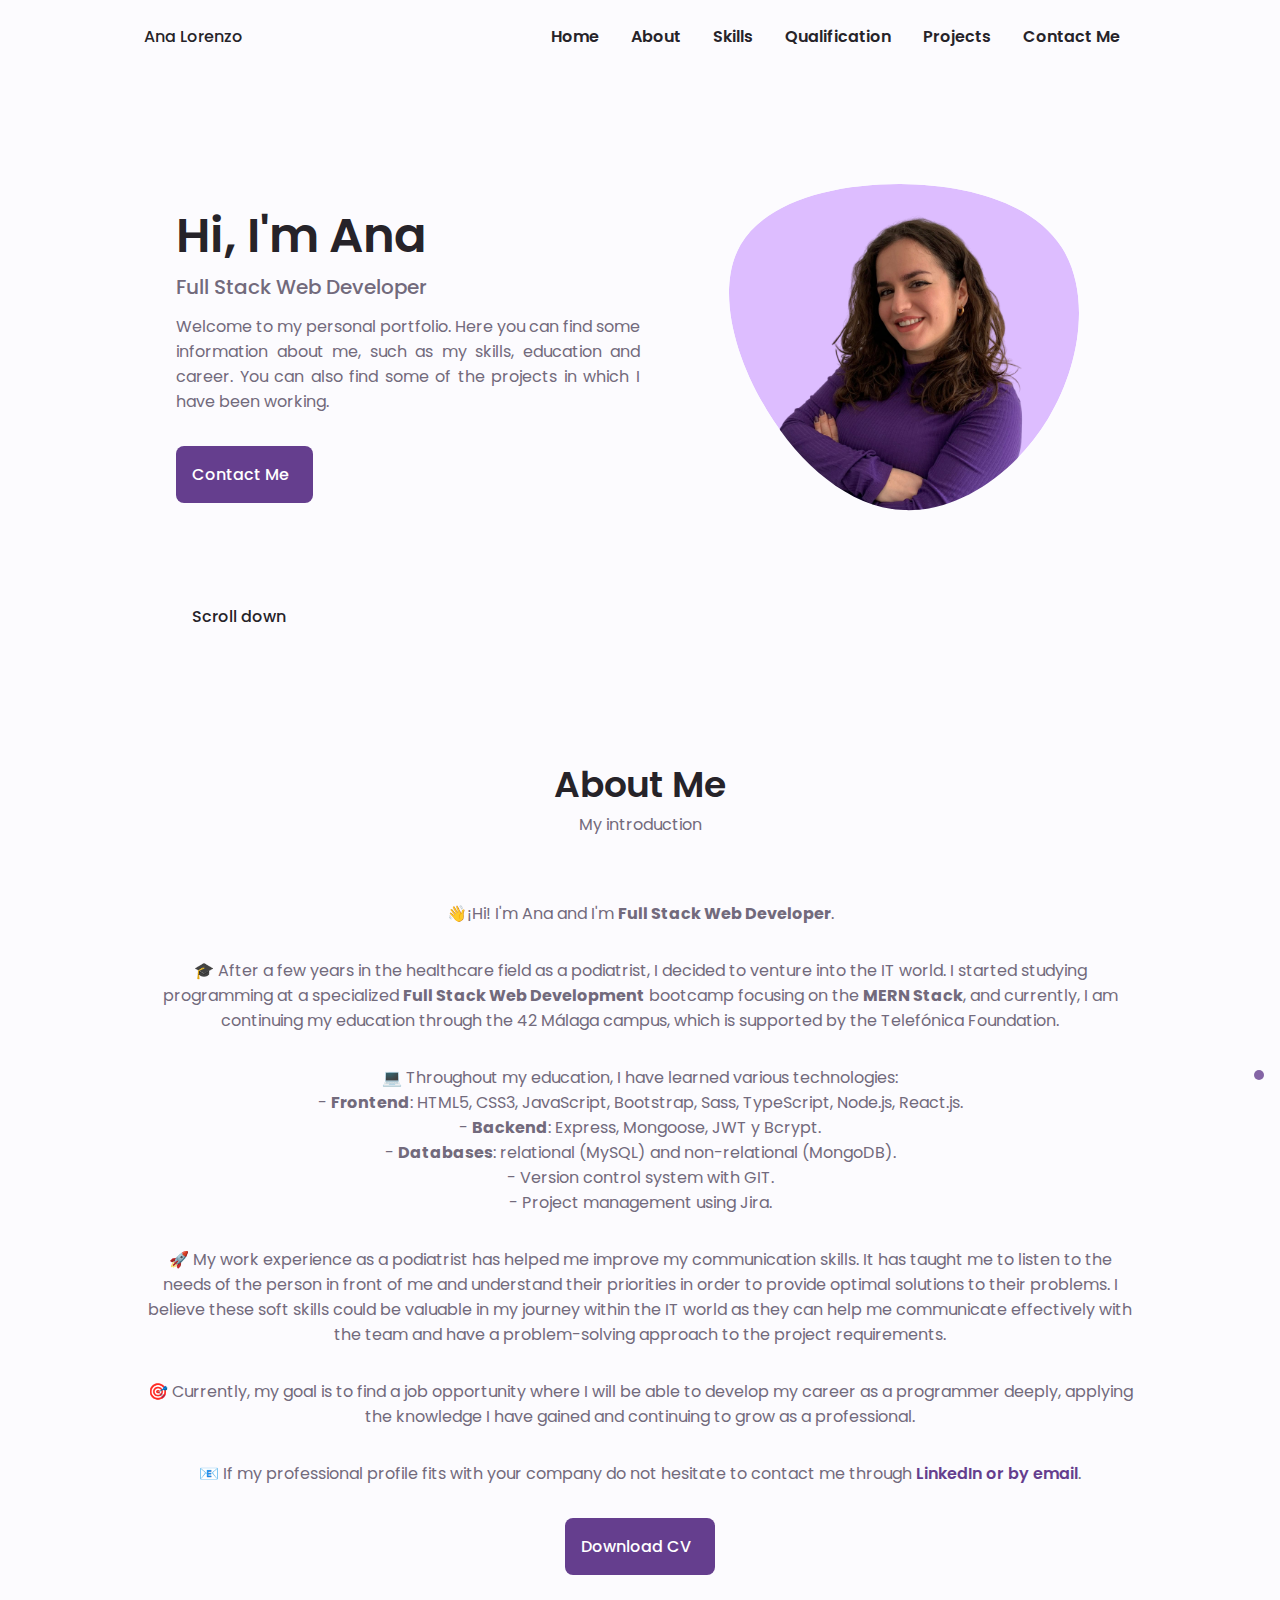
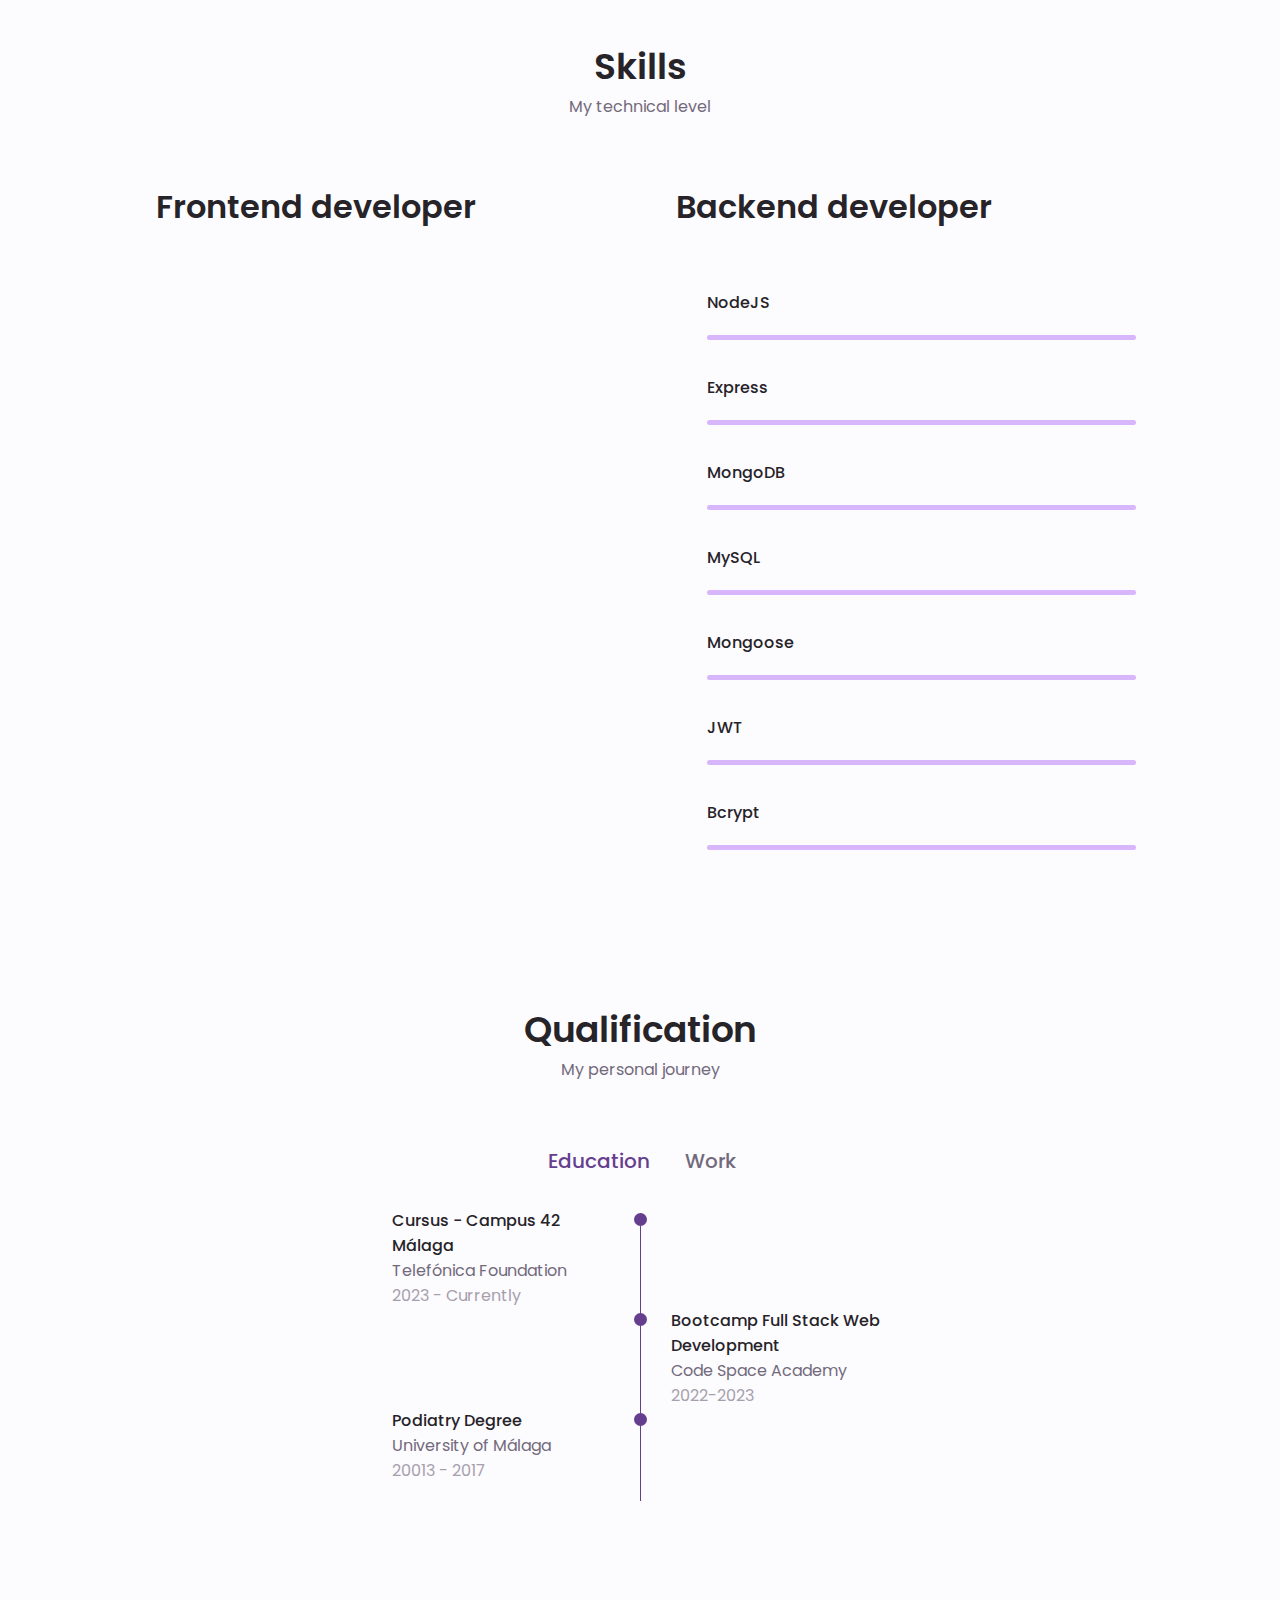
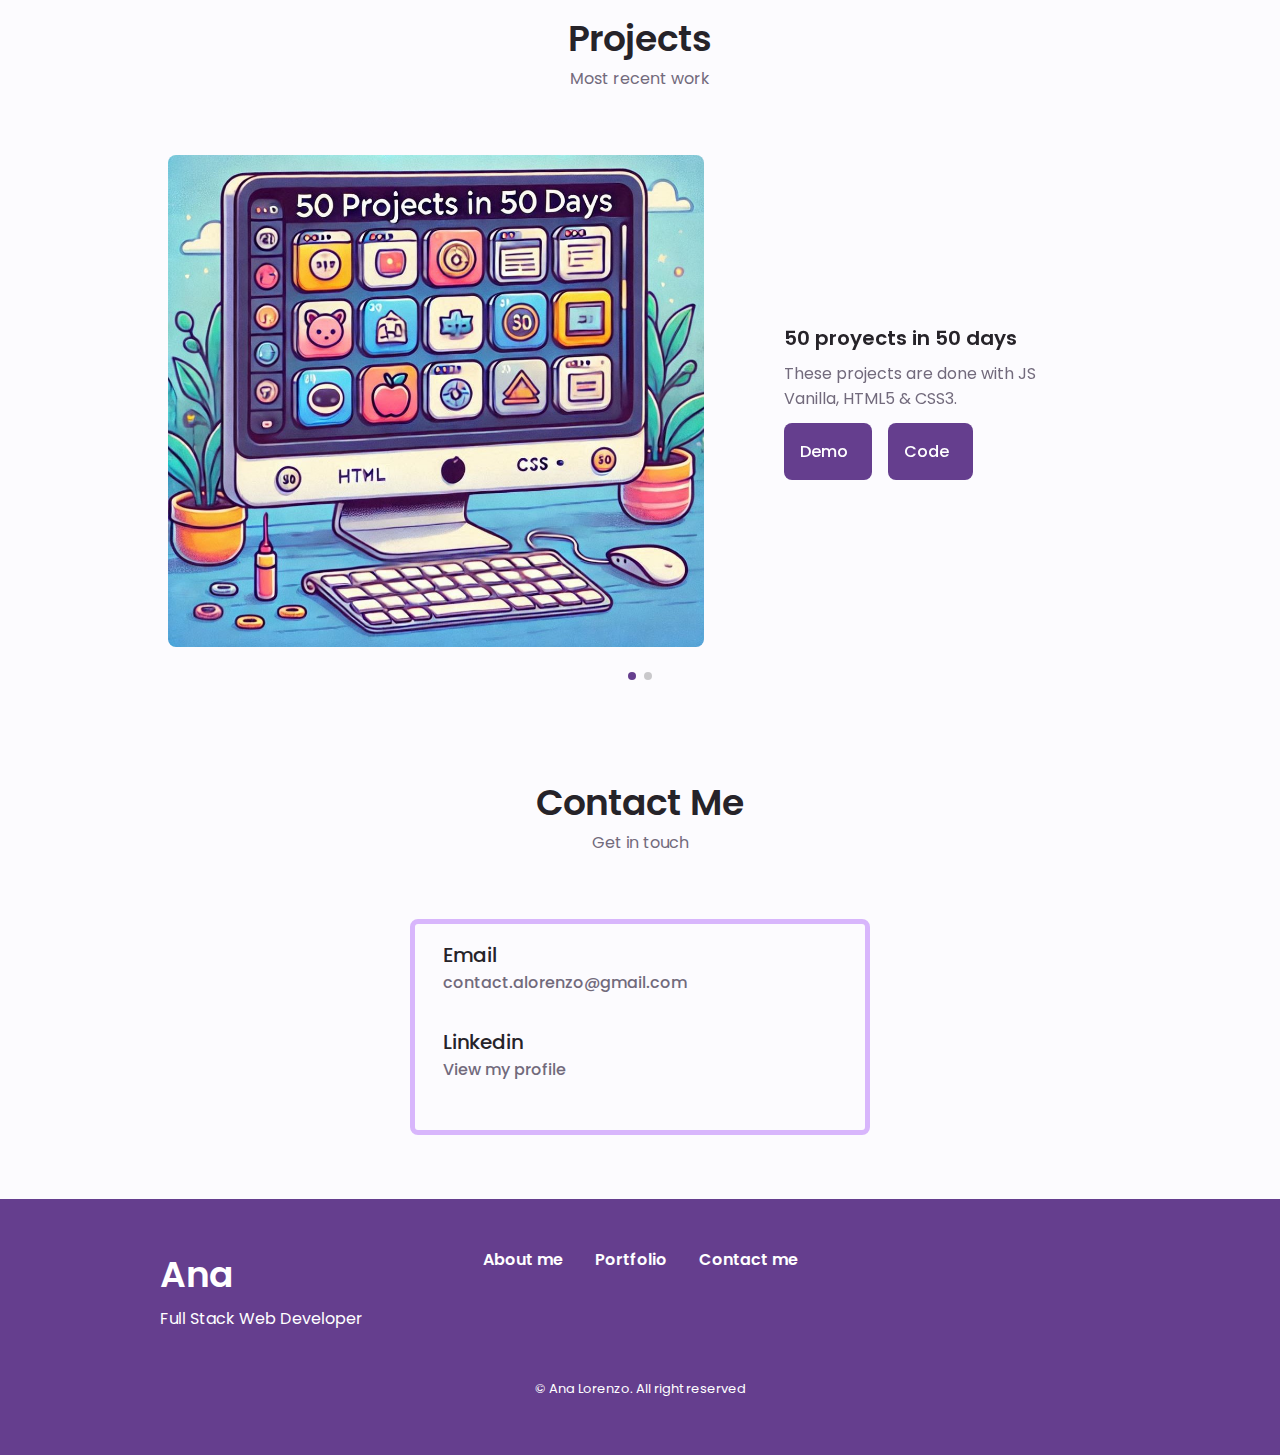
<file: index.html>
<!DOCTYPE html>
<html lang="en">
  <head>
    <meta charset="UTF-8" />
    <meta name="viewport" content="width=device-width, initial-scale=1.0" />
    <link rel="shortcut icon" href="favicon.png" type="image/x-icon">

    <link
      rel="stylesheet"
      href="https://unicons.iconscout.com/release/v4.0.8/css/line.css"
    />

    <!--==================== SWIPER CSS ====================-->
    <link rel="stylesheet" href="assets/css/swiper-bundle.min.css" />

    <!--====================  CSS ====================-->
    <link rel="stylesheet" href="assets/css/styles.css" />

    <title>Ana Lorenzo - Developer</title>
  </head>
  <body>
    <!--==================== HEADER ====================-->
    <header class="header" id="header">
      <nav class="nav container">
        <a href="index.html" class="nav__logo">Ana Lorenzo</a>
        <div class="nav__menu" id="nav__menu">
          <ul class="nav__list grid">
            <li class="nav__item">
              <a href="#home" class="nav__link active-link">
                <i class="uil uil-estate nav__icon"></i>Home</a
              >
            </li>
            <li class="nav__item">
              <a href="#about" class="nav__link">
                <i class="uil uil-user nav__icon"></i>About</a
              >
            </li>
            <li class="nav__item">
              <a href="#skills" class="nav__link">
                <i class="uil uil-file-alt nav__icon"></i>Skills</a
              >
            </li>
            <li class="nav__item">
              <a href="#qualification" class="nav__link">
                <i class="uil uil-graduation-cap nav__icon"></i>Qualification</a
              >
            </li>
            <li class="nav__item">
              <a href="#projects" class="nav__link">
                <i class="uil uil-scenery nav__icon"></i>
                Projects</a
              >
            </li>
            <li class="nav__item">
              <a href="#contact" class="nav__link"
                ><i class="uil uil-message nav__icon"></i>Contact Me</a
              >
            </li>
          </ul>
          <i class="uil uil-times nav__close" id="nav__close"></i>
        </div>
        <div class="nav__btns">
          <div class="nav__toggle" id="nav__toggle">
            <i class="uil uil-apps"></i>
          </div>
          <!-- Theme change button
          <i class="uil uil-moon change-theme" id="theme-button"></i>
        --></div>
      </nav>
    </header>

    <!--==================== MAIN ====================-->
    <main class="main">
      <!--==================== HOME ====================-->
      <section class="home section" id="home">
        <div class="home__container container grid">
          <div class="home__content grid">
            <div class="home__social">
              <a
                href="https://www.linkedin.com/in/analorenzorivero/"
                class="home__social-icon"
                target="_blank"
              >
                <i class="uil uil-linkedin"></i
              ></a>
              <a
                href="https://github.com/AnaLR27"
                class="home__social-icon"
                target="_blank"
              >
                <i class="uil uil-github"></i
              ></a>
            </div>

            <div class="home__img">
              <svg
                class="home__blob"
                viewBox="0 0 200 187"
                xmlns="http://www.w3.org/2000/svg"
                xmlns:xlink="http://www.w3.org/1999/xlink"
              >
                <mask id="mask0" mask-type="alpha">
                  <path
                    d="M190.312 36.4879C206.582 62.1187 201.309 102.826 182.328 134.186C163.346 165.547 
                    130.807 187.559 100.226 186.353C69.6454 185.297 41.0228 161.023 21.7403 129.362C2.45775 
                    97.8511 -7.48481 59.1033 6.67581 34.5279C20.9871 10.1032 59.7028 -0.149132 97.9666 
                    0.00163737C136.23 0.303176 174.193 10.857 190.312 36.4879Z"
                  />
                </mask>
                <g mask="url(#mask0)">
                  <path
                    d="M190.312 36.4879C206.582 62.1187 201.309 102.826 182.328 134.186C163.346 
                    165.547 130.807 187.559 100.226 186.353C69.6454 185.297 41.0228 161.023 21.7403 
                    129.362C2.45775 97.8511 -7.48481 59.1033 6.67581 34.5279C20.9871 10.1032 59.7028 
                    -0.149132 97.9666 0.00163737C136.23 0.303176 174.193 10.857 190.312 36.4879Z"
                  />
                  <image
                    class="home__blob-img"
                    x="0"
                    y="-30"
                    href="assets/img/ALR.png"
                  />
                </g>
              </svg>
            </div>

            <div class="home__data">
              <h1 class="home__title">Hi, I'm Ana</h1>
              <h3 class="home__subtitle">Full Stack Web Developer</h3>
              <p class="home__description">
                Welcome to my personal portfolio. Here you can find some
                information about me, such as my skills, education and career.
                You can also find some of the projects in which I have been
                working.
              </p>
              <a href="#contact" class="button button--flex">
                Contact Me
                <i class="uil uil-message button__icon"></i>
              </a>
            </div>
          </div>

          <div class="home__scroll">
            <a href="#about" class="home__scroll-button button--flex">
              <i class="uil uil-mouse-alt home__scroll-mouse"></i>
              <span class="home__scroll-name">Scroll down</span>
              <i class="uil uil-arrow-down home__scroll-arrow"></i>
            </a>
          </div>
        </div>
      </section>

      <!--==================== ABOUT ====================-->
      <section class="about section" id="about">
        <h2 class="section__title">About Me</h2>
        <span class="section__subtitle">My introduction</span>
        <div class="about__container container grid">
          <!-- <img src="assets/img/about.jpg" alt="" class="about__img" /> -->
          <div class="about__data">
            <p class="about__description">
              👋¡Hi! I'm Ana and I'm <strong>Full Stack Web Developer</strong>.
            </p>
            <p class="about__description">
              🎓 After a few years in the healthcare field as a podiatrist, I
              decided to venture into the IT world. I started studying
              programming at a specialized
              <strong>Full Stack Web Development</strong> bootcamp focusing on
              the <strong>MERN Stack</strong>, and currently, I am continuing my
              education through the 42 Málaga campus, which is supported by the
              Telefónica Foundation.
            </p>
            <p class="about__description">
              💻 Throughout my education, I have learned various technologies:
              <br />
              - <strong>Frontend</strong>: HTML5, CSS3, JavaScript, Bootstrap,
              Sass, TypeScript, Node.js, React.js. <br />
              - <strong>Backend</strong>: Express, Mongoose, JWT y Bcrypt.
              <br />
              - <strong>Databases</strong>: relational (MySQL) and
              non-relational (MongoDB). <br />
              - Version control system with GIT. <br />
              - Project management using Jira.
            </p>
            <p class="about__description">
              🚀 My work experience as a podiatrist has helped me improve my
              communication skills. It has taught me to listen to the needs of
              the person in front of me and understand their priorities in order
              to provide optimal solutions to their problems. I believe these
              soft skills could be valuable in my journey within the IT world as
              they can help me communicate effectively with the team and have a
              problem-solving approach to the project requirements.
            </p>
            <p class="about__description">
              🎯 Currently, my goal is to find a job opportunity where I will be
              able to develop my career as a programmer deeply, applying the
              knowledge I have gained and continuing to grow as a professional.
            </p>
            <p class="about__description">
              📧 If my professional profile fits with your company do not
              hesitate to contact me through
              <a href="#contact">LinkedIn or by email</a>.
            </p>

            <div class="about__buttons">
              <a
                download=""
                href="assets/pdf/CV ANA LORENZO RIVERO.pdf"
                class="button button--flex"
                >Download CV
                <i class="uil uil-download-alt button__icon"></i>
              </a>
            </div>
          </div>
        </div>
      </section>

      <!--==================== SKILLS ====================-->
      <section class="skills section container" id="skills">
        <h2 class="section__title">Skills</h2>
        <span class="section__subtitle">My technical level</span>

        <div class="skills__content">
          <!--==================== SKILLS1 ====================-->
          <div class="skills__container">
            <div class="skills__header">
              <i class="uil uil-brackets-curly skills__icon"></i>
              <div>
                <h1 class="skills__titles">Frontend developer</h1>
                <!-- <span class="skills__subtitle">More than 4 years</span> -->
              </div>

              <i class="uil uil-angle-down skills__arrow"></i>
            </div>

            <div class="skills__list grid skills__close">
              <div class="skills__data">
                <div class="skills__titles">
                  <h3 class="skills__name">HTML5</h3>

                  <span class="skills__number"
                    ><i class="uil uil-check-circle skills__icon"></i
                  ></span>
                </div>
                <div class="skills__bar">
                  <!-- <span class="skills__percentage skills__html"></span> -->
                </div>
              </div>

              <div class="skills__data">
                <div class="skills__titles">
                  <h3 class="skills__name">CSS3</h3>

                  <span class="skills__number"
                    ><i class="uil uil-check-circle skills__icon"></i
                  ></span>
                </div>
                <div class="skills__bar">
                  <!-- <span class="skills__percentage skills__html"></span> -->
                </div>
              </div>
              <div class="skills__data">
                <div class="skills__titles">
                  <h3 class="skills__name">Sass</h3>

                  <span class="skills__number"
                    ><i class="uil uil-check-circle skills__icon"></i
                  ></span>
                </div>
                <div class="skills__bar">
                  <!-- <span class="skills__percentage skills__html"></span> -->
                </div>
              </div>

              <div class="skills__data">
                <div class="skills__titles">
                  <h3 class="skills__name">Bootstrap</h3>

                  <span class="skills__number"
                    ><i class="uil uil-check-circle skills__icon"></i
                  ></span>
                </div>
                <div class="skills__bar">
                  <!-- <span class="skills__percentage skills__html"></span> -->
                </div>
              </div>

              <div class="skills__data">
                <div class="skills__titles">
                  <h3 class="skills__name">JavaScript</h3>

                  <span class="skills__number"
                    ><i class="uil uil-check-circle skills__icon"></i
                  ></span>
                </div>
                <div class="skills__bar">
                  <!-- <span class="skills__percentage skills__html"></span> -->
                </div>
              </div>

              <div class="skills__data">
                <div class="skills__titles">
                  <h3 class="skills__name">React</h3>

                  <span class="skills__number"
                    ><i class="uil uil-check-circle skills__icon"></i
                  ></span>
                </div>
                <div class="skills__bar">
                  <!-- <span class="skills__percentage skills__html"></span> -->
                </div>
              </div>

              <div class="skills__data">
                <div class="skills__titles">
                  <h3 class="skills__name">TypeScript</h3>
                  <p>Learning...</p>

                  <span class="skills__number"
                    ><i class="uil uil-circle skills__icon"></i
                  ></span>
                </div>
                <div class="skills__bar">
                  <!-- <span class="skills__percentage skills__html"></span> -->
                </div>
              </div>
            </div>
          </div>

          <!--==================== SKILLS2 ====================-->
          <div class="skills__container">
            <div class="skills__header">
              <i class="uil uil-server-network skills__icon"></i>
              <div>
                <h1 class="skills__titles">Backend developer</h1>
                <!-- <span class="skills__subtitle">More than 4 years</span> -->
              </div>

              <i class="uil uil-angle-down skills__arrow"></i>
            </div>

            <div class="skills__list grid skills__open">
              <div class="skills__data">
                <div class="skills__titles">
                  <h3 class="skills__name">NodeJS</h3>

                  <span class="skills__number"
                    ><i class="uil uil-check-circle skills__icon"></i
                  ></span>
                </div>
                <div class="skills__bar">
                  <!-- <span class="skills__percentage skills__html"></span> -->
                </div>
              </div>

              <div class="skills__data">
                <div class="skills__titles">
                  <h3 class="skills__name">Express</h3>

                  <span class="skills__number"
                    ><i class="uil uil-check-circle skills__icon"></i
                  ></span>
                </div>
                <div class="skills__bar">
                  <!-- <span class="skills__percentage skills__html"></span> -->
                </div>
              </div>

              <div class="skills__data">
                <div class="skills__titles">
                  <h3 class="skills__name">MongoDB</h3>

                  <span class="skills__number"
                    ><i class="uil uil-check-circle skills__icon"></i
                  ></span>
                </div>
                <div class="skills__bar">
                  <!-- <span class="skills__percentage skills__html"></span> -->
                </div>
              </div>

              <div class="skills__data">
                <div class="skills__titles">
                  <h3 class="skills__name">MySQL</h3>

                  <span class="skills__number"
                    ><i class="uil uil-check-circle skills__icon"></i
                  ></span>
                </div>
                <div class="skills__bar">
                  <!-- <span class="skills__percentage skills__html"></span> -->
                </div>
              </div>

              <div class="skills__data">
                <div class="skills__titles">
                  <h3 class="skills__name">Mongoose</h3>

                  <span class="skills__number"
                    ><i class="uil uil-check-circle skills__icon"></i
                  ></span>
                </div>
                <div class="skills__bar">
                  <!-- <span class="skills__percentage skills__html"></span> -->
                </div>
              </div>

              <div class="skills__data">
                <div class="skills__titles">
                  <h3 class="skills__name">JWT</h3>

                  <span class="skills__number"
                    ><i class="uil uil-check-circle skills__icon"></i
                  ></span>
                </div>
                <div class="skills__bar">
                  <!-- <span class="skills__percentage skills__html"></span> -->
                </div>
              </div>

              <div class="skills__data">
                <div class="skills__titles">
                  <h3 class="skills__name">Bcrypt</h3>

                  <span class="skills__number"
                    ><i class="uil uil-check-circle skills__icon"></i
                  ></span>
                </div>
                <div class="skills__bar">
                  <!-- <span class="skills__percentage skills__html"></span> -->
                </div>
              </div>
            </div>
          </div>
        </div>
      </section>

      <!--==================== QUALIFICATION ====================-->
      <section class="qualification section" id="qualification">
        <h2 class="section__title">Qualification</h2>
        <span class="section__subtitle">My personal journey</span>

        <div class="quialification__container container">
          <div class="qualification__tabs">
            <div
              class="qualification__button button--flex qualification__active"
              data-target="#education"
            >
              <i class="uil uil-graduation-cap qualification__icon"></i>
              Education
            </div>

            <div class="qualification__button button--flex" data-target="#work">
              <i class="uil uil-briefcase-alt qualification__icon"></i>
              Work
            </div>
          </div>
          <div class="qualification__sections">
            <!--==================== QUALIFICATION CONTENT 1====================-->
            <div
              class="qualification__content qualification__active"
              data-content
              id="education"
            >
              <!--==================== QUALIFICATION 1====================-->
              <div class="qualification__data">
                <div>
                  <h3 class="qualification__title">
                    Cursus - Campus 42 Málaga
                  </h3>
                  <span class="qualification__subtitle"
                    >Telefónica Foundation</span
                  >
                  <div class="qualification__calendar">
                    <i class="uil uil-calendar-alt"></i>
                    2023 - Currently
                  </div>
                </div>

                <div>
                  <span class="qualification__rounder"></span>
                  <span class="qualification__line"></span>
                </div>
              </div>

              <!--==================== QUALIFICATION 2====================-->
              <div class="qualification__data">
                <div></div>

                <div>
                  <span class="qualification__rounder"></span>
                  <span class="qualification__line"></span>
                </div>
                <div>
                  <h3 class="qualification__title">
                    Bootcamp Full Stack Web Development
                  </h3>
                  <span class="qualification__subtitle"
                    >Code Space Academy</span
                  >
                  <div class="qualification__calendar">
                    <i class="uil uil-calendar-alt"></i>
                    2022-2023
                  </div>
                </div>
              </div>

              <!--==================== QUALIFICATION 3====================-->
              <div class="qualification__data">
                <div>
                  <h3 class="qualification__title">Podiatry Degree</h3>
                  <span class="qualification__subtitle"
                    >University of Málaga</span
                  >
                  <div class="qualification__calendar">
                    <i class="uil uil-calendar-alt"></i>
                    20013 - 2017
                  </div>
                </div>

                <div>
                  <span class="qualification__rounder"></span>
                  <span class="qualification__line"></span>
                </div>
              </div>
            </div>
            <!--==================== QUALIFICATION CONTENT 2====================-->
            <div class="qualification__content" data-content id="work">
              <!--==================== QUALIFICATION 1====================-->
              <div class="qualification__data">
                <div>
                  <h3 class="qualification__title">Web Developer</h3>
                  <span class="qualification__subtitle">Cositt</span>
                  <div class="qualification__calendar">
                    <i class="uil uil-calendar-alt"></i>
                    2023
                  </div>
                </div>

                <div>
                  <span class="qualification__rounder"></span>
                  <span class="qualification__line"></span>
                </div>
              </div>

              <!--==================== QUALIFICATION 2====================-->
              <div class="qualification__data">
                <div></div>

                <div>
                  <span class="qualification__rounder"></span>
                  <span class="qualification__line"></span>
                </div>
                <div>
                  <h3 class="qualification__title">Podiatrist</h3>
                  <span class="qualification__subtitle">Clinica Cuidados</span>
                  <div class="qualification__calendar">
                    <i class="uil uil-calendar-alt"></i>
                    20017 - 2022
                  </div>
                </div>
              </div>
            </div>
          </div>
        </div>
      </section>

      <!--==================== PROJECTS ====================-->
      <section class="portfolio section" id="projects">
        <h2 class="section__title">Projects</h2>
        <span class="section__subtitle">Most recent work</span>
        <div class="portfolio__container container swiper-container">
          <div class="swiper-wrapper">
            <!--==================== PORTFOLIO 2====================-->
            <div class="portfolio__content grid swiper-slide">
              <img
                src="assets/img/js-vanilla.jpg"
                alt=""
                class="portfolio__img"
              />
              <div class="portfolio__data">
                <h3 class="portfolio__title">50 proyects in 50 days</h3>
                <p class="portfolio__description">
                  These projects are done with JS Vanilla, HTML5 & CSS3.
                </p>
                <div class="links-flex">
                  <a
                    href="./pages/project1.html"
                    class="button button--flex button--small portfolio__button"
                  >
                    Demo
                    <i class="uil uil-arrow-right button__icon"></i>
                  </a>
                  <a
                    href="#"
                    class="button button--flex button--small portfolio__button"
                  >
                    Code
                    <i class="uil uil-arrow-right button__icon"></i>
                  </a>
                </div>
              </div>
            </div>
            <!--==================== PORTFOLIO 1====================-->
            <div class="portfolio__content grid swiper-slide">
              <img
                src="assets/img/projects/recipes-project.png"
                alt=""
                class="portfolio__img"
              />
              <div class="portfolio__data">
                <h3 class="portfolio__title">
                  Recetario - Full Stack Application
                </h3>
                <p class="portfolio__description">
                  The web application is a recipe collection system. It has an
                  intuitive and responsive user interface. Users can create new recipes, view a list of those
                  already created, edit and delete them. It also has a search
                  engine to search for recipes.
                </p>
                <div class="links-flex">
                  <a
                    href="VideoPage.html"
                    class="button button--flex button--small portfolio__button"
                  >
                    Demo
                    <i class="uil uil-arrow-right button__icon"></i>
                  </a>
                  <a
                    href="https://github.com/AnaLR27/recipes-project-MERN"
                    class="button button--flex button--small portfolio__button"
                    target="_blank"
                  >
                    Code
                    <i class="uil uil-arrow-right button__icon"></i>
                  </a>
                </div>
              </div>
            </div>
          </div>

          <!-- Add arrows-->
          <div class="swiper-button-next">
            <i class="uil uil-angle-right-b swiper-portfolio-icon"></i>
          </div>
          <div class="swiper-button-prev">
            <i class="uil uil-angle-left-b swiper-portfolio-icon"></i>
          </div>

          <!-- Add pagination-->
          <div class="swiper-pagination"></div>
        </div>
      </section>

      <!--==================== CONTACT ME ====================-->
      <section class="contact section" id="contact">
        <h2 class="section__title">Contact Me</h2>
        <span class="section__subtitle">Get in touch</span>
        <div class="contact__container container grid">
          <div>
            <div class="contact__information">
              <i class="uil uil-envelope contact__icon"></i>
              <div>
                <h3 class="contact__title">Email</h3>
                <span class="contact__subtitle"
                  >contact.alorenzo@gmail.com</span
                >
              </div>
            </div>

            <div class="contact__information">
              <i class="uil uil-linkedin contact__icon"></i>
              <div>
                <h3 class="contact__title">Linkedin</h3>
                <a
                  href="https://www.linkedin.com/in/analorenzorivero/"
                  target="_blank"
                  class="contact__subtitle"
                  >View my profile</a
                >
              </div>
            </div>
          </div>
        </div>
      </section>
    </main>

    <!--==================== FOOTER ====================-->
    <footer class="footer">
      <div class="footer__bg">
        <div class="footer__container container grid">
          <div>
            <h1 class="footer__title">Ana</h1>
            <span class="footer__subtitle">Full Stack Web Developer</span>
          </div>
          <ul class="footer__links">
            <li><a href="#about" class="footer__link">About me</a></li>
            <li><a href="#portfolio" class="footer__link">Portfolio</a></li>
            <li><a href="#contact" class="footer__link">Contact me</a></li>
          </ul>

          <div class="footer__socials">
            <a
              href="https://www.linkedin.com/in/analorenzorivero/"
              class="footer__social"
              target="_blank"
            >
              <i class="uil uil-linkedin"></i
            ></a>
            <a
              href="https://github.com/AnaLR27"
              class="footer__social"
              target="_blank"
            >
              <i class="uil uil-github"></i
            ></a>
          </div>
        </div>
        <p class="footer__copy">&#169; Ana Lorenzo. All right reserved</p>
      </div>
    </footer>

    <!--==================== SCROLL TOP ====================-->
    <a href="#" class="scrollup" id="scroll-up">
      <i class="uil uil-arrow-up scrollup-icon"></i>
    </a>

    <!--==================== SWIPER JS ====================-->
    <script src="assets/js/swiper-bundle.min.js"></script>

    <!--==================== JS ====================-->
    <script src="assets/js/main.js"></script>
  </body>
</html>
</file>
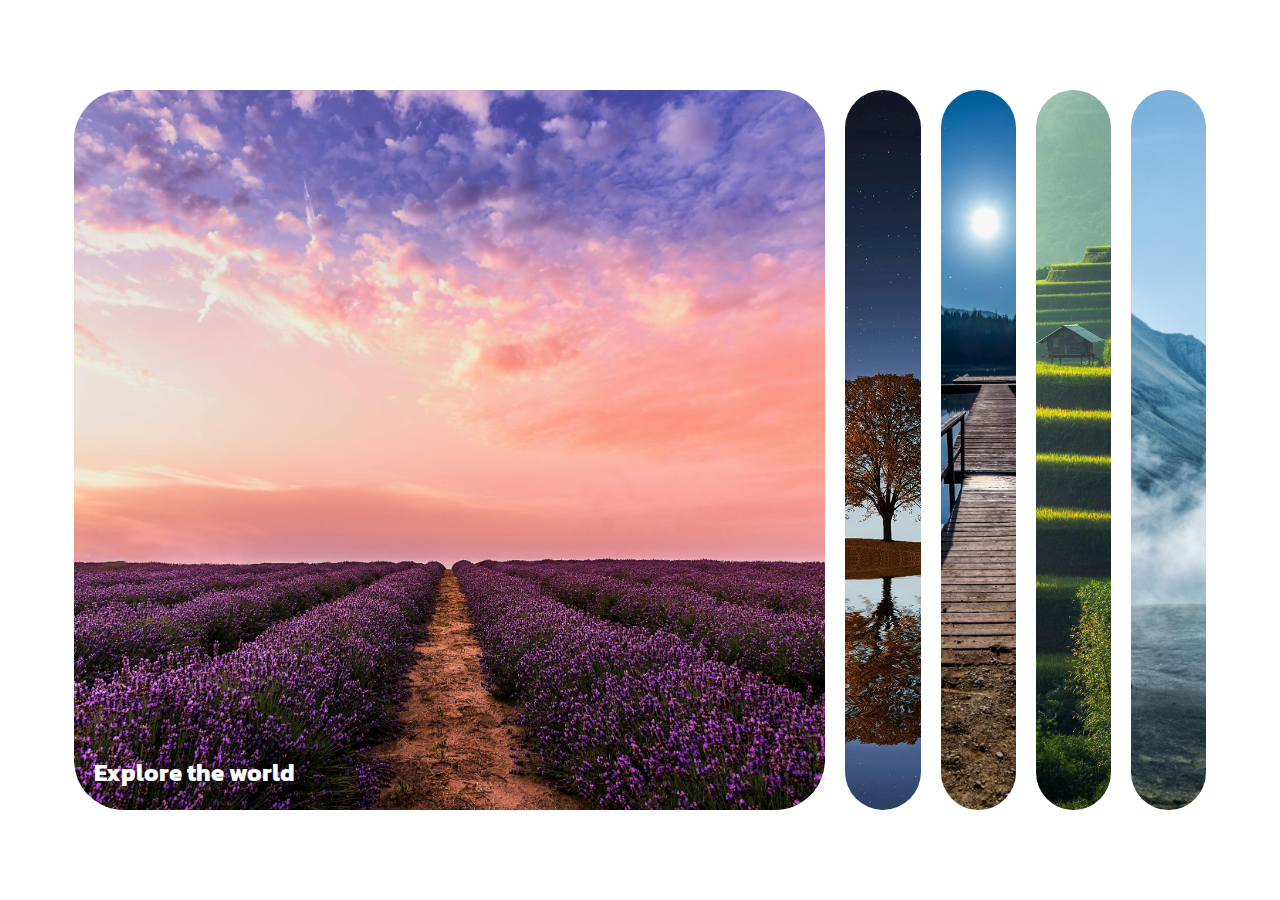
<file: proyects/js_vainilla/01/index.html>
<!DOCTYPE html>
<html lang="en">
  <head>
    <meta charset="UTF-8" />
    <meta name="viewport" content="width=device-width, initial-scale=1.0" />
    <title>Expanding Cards</title>
    <link rel="stylesheet" href="./style.css" />
    <link rel="preconnect" href="https://fonts.googleapis.com" />
    <link rel="preconnect" href="https://fonts.gstatic.com" crossorigin />
    <link
      href="https://fonts.googleapis.com/css2?family=Agbalumo&family=Kanit:ital,wght@0,100;0,200;0,300;0,400;0,500;0,600;0,700;0,800;0,900;1,100;1,200;1,300;1,400;1,500;1,600;1,700;1,800;1,900&family=Roboto:ital,wght@0,100;0,300;0,400;0,500;0,700;0,900;1,100;1,300;1,400;1,500;1,700;1,900&display=swap"
      rel="stylesheet"
    />
  </head>
  <body>
    <div class="container">
      <div
        class="panel active"
        style="
          background-image: url(./img/pexels-david-bartus-43782-1166209-lavanda.jpg);
        "
      >
        <h3>Explore the world</h3>
      </div>
      <div
        class="panel"
        style="
          background-image: url(./img/pexels-pixabay-268533-arbol-solitario.jpg);
        "
      >
        <h3>Explore the world</h3>
      </div>
      <div
        class="panel"
        style="
          background-image: url(./img/pexels-souvenirpixels-414612-lago.jpg);
        "
      >
        <h3>Explore the world</h3>
      </div>
      <div
        class="panel"
        style="
          background-image: url(./img/pexels-pixabay-247599-campos-verdes.jpg);
        "
      >
        <h3>Explore the world</h3>
      </div>
      <div
        class="panel"
        style="
          background-image: url(./img/pexels-vittoriostaffolani-1606328-nubes.jpg);
        "
      >
        <h3>Explore the world</h3>
      </div>
    </div>
    <script src="./script.js"></script>
  </body>
</html>
</file>
<file: assets/css/styles.css>
/*==================== GOOGLE FONTS ====================*/
@import url("https://fonts.googleapis.com/css2?family=Poppins:wght@400;500;600&display=swap");

/*==================== VARIABLES CSS ====================*/
:root {
  --header-height: 3rem;

  /*========== Colors ==========*/
  /* Change favorite color */
  --hue-color: 269; /*Purple 250 - Green 142 - Blue 230 - Pink 340*/

  /* HSL color mode */
  --first-color: hsl(var(--hue-color), 39%, 40%);
  --first-color-img: hsl(var(--hue-color), 39%, 75%);
  --first-color-second: hsl(var(--hue-color), 69%, 61%);
  --first-color-alt: hsl(var(--hue-color), 39%, 60%);
  --first-color-lighter: hsl(var(--hue-color), 92%, 85%);
  --title-color: hsl(var(--hue-color), 8%, 15%);
  --text-color: hsl(var(--hue-color), 8%, 45%);
  --text-color-light: hsl(var(--hue-color), 8%, 65%);
  --input-color: hsl(var(--hue-color), 70%, 96%);
  --body-color: hsl(var(--hue-color), 60%, 99%);
  --container-color: #fff;
  --scroll-bar-color: hsl(var(--hue-color), 12%, 90%);
  --scroll-thumb-color: hsl(var(--hue-color), 12%, 80%);

  /*========== Font and typography ==========*/
  --body-font: "Poppins", sans-serif;

  /* .5rem = 8px, 1rem = 16px, 1.5rem = 24px ... */
  --big-font-size: 2rem;
  --h1-font-size: 1.5rem;
  --h2-font-size: 1.25rem;
  --h3-font-size: 1.125rem;
  --normal-font-size: 0.938rem;
  --small-font-size: 0.813rem;
  --smaller-font-size: 0.75rem;

  /*========== Font weight ==========*/
  --font-medium: 500;
  --font-semi-bold: 600;

  /*========== Margenes Bottom ==========*/
  /* .25rem = 4px, .5rem = 8px, .75rem = 12px ... */
  --mb-0-25: 0.25rem;
  --mb-0-5: 0.5rem;
  --mb-0-75: 0.75rem;
  --mb-1: 1rem;
  --mb-1-5: 1.5rem;
  --mb-2: 2rem;
  --mb-2-5: 2.5rem;
  --mb-3: 3rem;

  /*========== z index ==========*/
  --z-tooltip: 10;
  --z-fixed: 100;
  --z-modal: 1000;
}

/* Font size for large devices */
@media screen and (min-width: 992px) {
  :root {
    --big-font-size: 3rem;
    --h1-font-size: 2.25rem;
    --h2-font-size: 1.5rem;
    --h3-font-size: 1.25rem;
    --normal-font-size: 1rem;
    --small-font-size: 1rem;
    --smaller-font-size: 0.813rem;
  }
}

/*========== Variables Dark theme ==========*/

/*========== Button Dark/Light ==========*/

/*==================== BASE ====================*/
* {
  box-sizing: border-box;
  padding: 0;
  margin: 0;
}

html {
  scroll-behavior: smooth;
}

body {
  margin: 0 0 var(--header-height) 0;
  font-family: var(--body-font);
  font-size: var(--normal-font-size);
  background-color: var(--body-color);
  color: var(--text-color);
}

h1,
h2,
h3,
h4 {
  color: var(--title-color);
  font-weight: var(--font-semi-bold);
}

ul {
  list-style: none;
}

a {
  text-decoration: none;
  cursor: pointer;
  color: var(--first-color);
  font-weight: var(--font-semi-bold);
}

img {
  max-width: 100%;
  height: auto;
}

/*==================== REUSABLE CSS CLASSES ====================*/
.section {
  padding: 2rem 0;
}

.section__title {
  font-size: var(--h1-font-size);
  color: var(--title-color);
}

.section__subtitle {
  display: block;
  font-size: var(--small-font-size);
  margin-bottom: var(--mb-3);
}

.section__title,
.section__subtitle {
  text-align: center;
}

/*==================== LAYOUT ====================*/
.container {
  max-width: 768px;
  margin-left: var(--mb-1-5);
  margin-right: var(--mb-1-5);
}

.grid {
  display: grid;
  gap: 1.5rem;
  /* justify-items: center; */
}

.header {
  width: 100%;
  position: fixed;
  bottom: 0;
  left: 0;
  z-index: var(--z-fixed);
  background-color: var(--body-color);
}

/*==================== NAV ====================*/

.nav {
  max-width: 968px;
  height: var(--header-height);
  display: flex;
  justify-content: space-between;
  align-items: center;
}

.nav__logo,
.nav__toggle {
  color: var(--title-color);
  font-weight: var(--font-medium);
}

.nav__logo:hover {
  color: var(--first-color);
}

.nav__toggle {
  font-size: 1.5rem;
  cursor: pointer;
}

.nav__toggle:hover {
  color: var(--first-color);
}
.nav__link {
  color: var(--title-color);
}
.nav__link:hover {
  color: var(--first-color);
  text-decoration: underline;
}

/* Active link */

/* Change background header */
.scroll-header {
  box-shadow: 0 -1px 4px rgba(0, 0, 0, 0.35);
}

/*==================== HOME ====================*/
.home__container {
  gap: 1rem;
}

.home__content {
  grid-template-columns: 0.5fr 3fr;
  padding-top: 3.5rem;
  align-items: center;
}

.home__social {
  display: grid;
  grid-template-columns: max-content;
  row-gap: 1rem;
}

.home__social-icon {
  font-size: 1.8rem;
  color: var(--first-color);
}

.home__social-icon:hover {
  color: var(--first-color-alt);
}

.home__blob {
  width: 230px;
  fill: hsl(269deg 100% 87%);
  /* background-color: blue ; */
  /* stroke-width:4px solid ; */
  /* border: 4px solid var(--first-color); */
  /* border-radius:  10% 10% 50% 50%; */
}

.home__blob-img {
  width: 200px;
}

.home__data {
  grid-column: 1/3;
}

.home__title {
  font-size: var(--big-font-size);
}

.home__subtitle {
  font-size: var(--h3-font-size);
  color: var(--text-color);
  font-weight: var(--font-medium);
  margin-bottom: var(--mb-0-75);
}

.home__description {
  margin-bottom: var(--mb-2);
  text-align: justify;
}

.home__scroll {
  display: none;
}

.home__scroll-button {
  color: var(--first-color);
  transition: 0.3s;
}
.home__scroll-button:hover {
  transform: translateY(0.25rem);
}

.home__scroll-mouse {
  font-size: 2rem;
}

.home__scroll-name {
  font-size: var(--small-font-size);
  color: var(--title-color);
  font-weight: var(--font-medium);
  margin-right: var(--mb-0-25);
}

.home__scroll-arrow {
  font-size: 1.25rem;
}

/*==================== BUTTONS ====================*/
.button {
  display: inline-block;
  background-color: var(--first-color);
  color: #fff;
  padding: 1rem;
  border-radius: 0.5rem;
  font-weight: var(--font-medium);
}

.button:hover {
  background-color: var(--first-color-alt);
}

.button__icon {
  font-size: 1.25rem;
  margin-left: var(--mb-0-5);
  transition: 0.3s;
}

.button--flex {
  display: inline-flex;
  align-items: center;
  justify-content: center;
}

/*==================== ABOUT ====================*/
.about__img {
  width: 200px;
  border-radius: 0.5rem;
  justify-self: center;
  align-self: center;
}

.about__description {
  text-align: center;
  margin-bottom: var(--mb-2);
}

.about__info {
  display: flex;
  justify-content: space-evenly;
  margin-bottom: var(--mb-2-5);
}

.about__info-title {
  font-size: var(--h2-font-size);
  font-weight: var(--font-semi-bold);
  color: var(--title-color);
}

.about__info-name {
  font-size: var(--smaller-font-size);
}

.about__info-title,
.about__info-name {
  display: block;
  text-align: center;
}

.about__buttons {
  display: flex;
  justify-content: center;
}
/*==================== SKILLS ====================*/
.skills__container {
  row-gap: 0;
}

.skills__header {
  display: flex;
  align-items: center;
  margin-bottom: var(--mb-2-5);
}

.skills__icon,
.skills__arrow {
  font-size: 2rem;
  color: var(--first-color);
}

.skills__icon {
  margin-right: var(--mb-0-75);
}

.skills__title {
  font-size: var(--h3-font-size);
}

.skills__subtitle {
  font-size: var(--small-font-size);
  color: var(--text-color-light);
  transition: 0.4s;
}

.skills__arrow {
  margin-left: auto;
  transition: 0.4s;
}

.skills__list {
  row-gap: 1.5rem;
  padding-left: 2.7rem;
}

.skills__titles {
  display: flex;
  justify-content: space-between;
  margin-bottom: var(--mb-0-5);
  align-items: center;
}

.skills__name {
  font-size: var(--normal-font-size);
  font-weight: var(--font-medium);
}

.skills__bar,
.skills__percentage {
  height: 5px;
  border-radius: 0.25rem;
}

.skills__bar {
  background-color: var(--first-color-lighter);
}

.skills__percentage {
  display: block;
  background-color: var(--first-color);
}

.skills__html,
.skills__css,
.skills__js,
.skills__react,
.skills__node,
.skills__mongo,
.skills__express,
.skills__mysql {
  width: 90%;
}

.skills__close.skills__list {
  height: 0;
  overflow: hidden;
}

.skills__open.skills__list {
  height: max-content;
  margin-bottom: var(--mb-2-5);
}

.skills__open .skills__arrow {
  transform: rotate(-180deg);
}

/*==================== QUALIFICATION ====================*/
.qualification__tabs {
  display: flex;
  justify-content: space-evenly;
  margin-bottom: var(--mb-2);
}
.qualification__button {
  font-size: var(--h3-font-size);
  font-weight: var(--font-medium);
  cursor: pointer;
}
.qualification__button:hover {
  color: var(--first-color);
}
.qualification__icon {
  font-size: 1.8rem;
  margin-right: var(--mb-0-25);
}
.qualification__data {
  display: grid;
  grid-template-columns: 1fr max-content 1fr;
  column-gap: 1.5rem;
}
.qualification__title {
  font-size: var(--normal-font-size);
  font-weight: var(--font-medium);
}
.qualification__subtitle {
  display: inline-block;
  font-size: var(--small-font-size);
  font-weight: var(--mb-1);
}
.qualification__calendar {
  font-size: var(--small-font-size);
  color: var(--text-color-light);
}
.qualification__rounder {
  display: inline-block;
  width: 13px;
  height: 13px;
  background-color: var(--first-color);
  border-radius: 50%;
}
.qualification__line {
  display: block;
  width: 1px;
  height: 100%;
  background-color: var(--first-color);
  transform: translate(6px, -7px);
}
.qualification [data-content] {
  display: none;
}
.qualification__active[data-content] {
  display: block;
}
.qualification__button.qualification__active {
  color: var(--first-color);
}
/*==================== SERVICES ====================*/

/* Active Modal */

/*==================== PORTFOLIO ====================*/
.portfolio__container {
  overflow: initial;
}
.portfolio__content {
  padding: 0 1.5rem;
}
.portfolio__img {
  width: 265px;
  border-radius: 0.5rem;
  justify-self: center;
}
.portfolio__title {
  font-size: var(--h3-font-size);
  margin-bottom: var(--mb-0-5);
}
.portfolio__description {
  width: 50%;
  margin-bottom: var(--mb-0-75);
}
.portfolio__button:hover .button__icon {
  transform: translateX(0.25rem);
}
.links-flex {
  display: flex;
  justify-content: space-around;
}
.swiper-button-prev::after,
.swiper-button-next::after {
  content: "";
}
.swiper-button-prev,
.swiper-button-next,
.swiper-pagination-bullet {
  outline: none;
}
.swiper-portfolio-icon {
  font-size: 2rem;
  color: var(--first-color);
}
.swiper-button-prev {
  left: -0.5rem;
}
.swiper-button-next {
  right: -0.5rem;
}
.swiper-container-horizontal > .swiper-pagination-bullets {
  bottom: -2.5rem;
}
.swiper-pagination-bullet-active {
  background-color: var(--first-color);
}
/*==================== PROJECT IN MIND ====================*/

/*==================== TESTIMONIAL ====================*/

/*==================== CONTACT ME ====================*/
.contact__container {
  border: 5px solid var(--first-color-lighter);
  border-radius: 0.5rem;
  padding: 1rem;
  row-gap: 3rem;
}
.contact__information {
  display: flex;
  margin-bottom: var(--mb-2);
}
.contact__icon {
  font-size: 2rem;
  color: var(--first-color);
  margin-right: var(--mb-0-75);
}
.contact__title {
  font-size: var(--h3-font-size);
  font-weight: var(--font-medium);
}
.contact__subtitle {
  font-size: var(--font-medium);
  color: var(--text-color);
  font-weight: var(--font-medium);
}
a.contact__subtitle {
  cursor: pointer;
}
a.contact__subtitle:hover {
  color: var(--first-color-alt);
  text-decoration: underline;
}

/*==================== FOOTER ====================*/
.footer {
  padding-top: 2rem;
}
.footer__container {
  row-gap: 3.5rem;
}
.footer__bg {
  background-color: var(--first-color);
  padding: 2rem 0 3rem;
}
.footer__title {
  font-size: var(--h1-font-size);
  margin-bottom: var(--mb-0-25);
}
.footer__subtitle {
  font-size: var(--small-font-size);
}
.footer__links {
  display: flex;
  flex-direction: column;
  row-gap: 1.5rem;
}
.footer__link:hover {
  color: var(--first-color-lighter);
}
.footer__social {
  font-size: 1.25rem;
  margin-right: var(--mb-1-5);
}
.footer__social:hover {
  color: var(--first-color-lighter);
}
.footer__copy {
  font-size: var(--smaller-font-size);
  text-align: center;
  color: #fff;
  margin-top: var(--mb-3);
}
.footer__title,
.footer__subtitle,
.footer__link,
.footer__social {
  color: #fff;
}
/*========== SCROLL UP ==========*/
.scrollup {
  position: fixed;
  right: 1rem;
  bottom: -20%;
  background-color: var(--first-color);
  opacity: 0.8;
  padding: 0.3rem;
  border-radius: 0.4rem;
  z-index: var(--z-tooltip);
  transition: 0.4s;
}
.scrollup:hover {
  background-color: var(--first-color-alt);
}
.scrollup-icon {
  font-size: 1.5rem;
  color: #fff;
}
/* Show scroll */
.show-scroll {
  bottom: 5rem;
}
/*========== PROJECTS ==========*/
.projects {
  width: 100%;
  display: flex;
  justify-content: center;
  padding: 2rem !important;
}

.panel_card {
  width: 50%;
}
.panel {
  background-size: cover;
  background-position: center;
  background-repeat: no-repeat;
  width: 100%;
  height: 40vh;
  border-radius: 50px;
  color: white;
  cursor: pointer;
  flex: 0.5;
  position: relative;
}
/*==================== MEDIA QUERIES ====================*/
/* For small devices */
@media screen and (max-width: 991px) {
  .nav__menu {
    position: fixed;
    bottom: -100%;
    left: 0;
    width: 100%;
    background-color: var(--body-color);
    padding: 2rem 1.5rem 4rem;
    box-shadow: 0 -1px 4px rgba(0, 0, 0, 0.15);
    border-radius: 1.5rem 1.5rem 0 0;
    transition: 0.3s;
  }
  .nav__list {
    grid-template-columns: repeat(3, 1fr);
    gap: 2em;
  }

  .nav__link {
    display: flex;
    flex-direction: column;
    align-items: center;
    font-size: var(--small-font-size);
    font-weight: var(--font-medium);
  }

  .nav__icon {
    font-size: 1.2rem;
  }

  .nav__close {
    position: absolute;
    right: 1.3rem;
    bottom: 0.5rem;
    font-size: 1.5rem;
    cursor: pointer;
    color: var(--first-color);
  }

  .nav__close:hover {
    color: var(--first-color-alt);
  }
}
/* show menu */
.show-menu {
  bottom: 0;
}

/* For medium devices */
@media screen and (min-width: 768px) {
  .home__content {
    grid-template-columns: max-content 1fr 1fr;
  }
  .home__data {
    grid-column: initial;
  }
  .home__img {
    order: 1;
    justify-self: center;
  }
  #skills.section {
    padding: 2rem 0 1rem;
  }
  .skills__content,
  .portfolio__content,
  .footer__container {
    display: grid;
    grid-template-columns: repeat(2, 1fr);
  }
  .qualification__sections {
    display: grid;
    grid-template-columns: 0.6fr;
    justify-content: center;
  }
  .container {
    margin: auto;
  }
}

/* For large devices */
@media screen and (min-width: 992px) {
  .container {
    max-width: 992px;
    margin-left: auto;
    margin-right: auto;
  }

  body {
    margin: 0;
  }
  .section {
    padding: 6rem 0 2rem;
  }
  .section__subtitle {
    margin-bottom: 4rem;
  }
  .header {
    top: 0;
    bottom: initial;
  }

  .header,
  .main,
  .footer__container {
    padding: 0 1rem;
  }
  .nav {
    height: calc(var(--header-height) + 1.5rem);
    column-gap: 1rem;
  }
  .nav__icon,
  .nav__close,
  .nav__toggle {
    display: none;
  }
  .nav__list {
    display: flex;
    column-gap: 2rem;
  }
  .nav__menu {
    margin-left: auto;
  }
  .home__container {
    row-gap: 5rem;
  }
  .home__content {
    padding-top: 5.5rem;
    column-gap: 2rem;
  }
  .home__blob {
    width: 350px;
  }
  .home__scroll {
    display: block;
  }
  .home__scroll-button {
    margin-left: 3rem;
  }
  .about__container {
    column-gap: 5rem;
    margin: auto;
  }
  .about__description {
    text-align: center;
  }
  .about__info {
    justify-content: space-between;
  }
  .qualification__tabs {
    justify-content: center;
  }
  .qualification__button {
    margin: 0 var(--mb-1);
  }
  .qualification__sections {
    grid-template-columns: 0.5fr;
  }
  .portfolio__img {
    width: 100%;
  }
  .links-flex {
    justify-content: flex-start;
    gap: 1rem;
  }
  #portfolio > .container {
    max-width: 1200px;
  }

  .video__subtitle {
    margin-bottom: 2rem;
  }

  .video {
    width: 100%;
    height: auto;
  }

  .portfolio__content {
    width: 1200px !important;
    align-items: center;
    column-gap: 5rem;
  }
  .swiper-portfolio-icon {
    font-size: 3.5rem;
  }
  .swiper-button-prev {
    left: 0rem;
  }
  .swiper-button-next {
    right: 0;
  }
  .skills__content {
    gap: 3rem;
  }
  .contact__container {
    max-width: 460px;
  }
  .footer__container {
    grid-template-columns: 1fr 2fr 1fr;
  }
  .footer__bg {
    padding: 3rem 0 3.5rem;
  }
  .footer__links {
    flex-direction: row;
    column-gap: 2rem;
    justify-content: center;
  }
  .footer__socials {
    justify-self: flex-end;
  }
}
/* For x-large devices */
@media screen and (min-width: 1200px) {
  .swiper-button-prev {
    left: -2.5rem;
  }
  .swiper-button-next {
    right: -2.5rem;
  }
}
</file>
<file: proyects/js_vainilla/01/style.css>
* {
  box-sizing: border-box;
}
body {
  font-family: "Kanit", sans-serif;
  display: flex;
  align-items: center;
  justify-content: center;
  height: 100vh;
  overflow: hidden;
  margin: 0;
}
.container {
  display: flex;
  width: 90vw;
}
.panel {
  background-size: cover;
  background-position: center;
  background-repeat: no-repeat;
  height: 80vh;
  border-radius: 50px;
  color: white;
  cursor: pointer;
  flex: 0.5;
  margin: 10px;
  position: relative;
  -webkit-transition: all 700ms ease-in;
}
.panel h3 {
  font-size: 24px;
  position: absolute;
  bottom: 20px;
  left: 20px;
  margin: 0;
  opacity: 0;
}
.panel.active {
  flex: 5;
}
.panel.active h3 {
  opacity: 1;
  transition: opacity 0.3s ease-in 0.4s;
}
</file>
